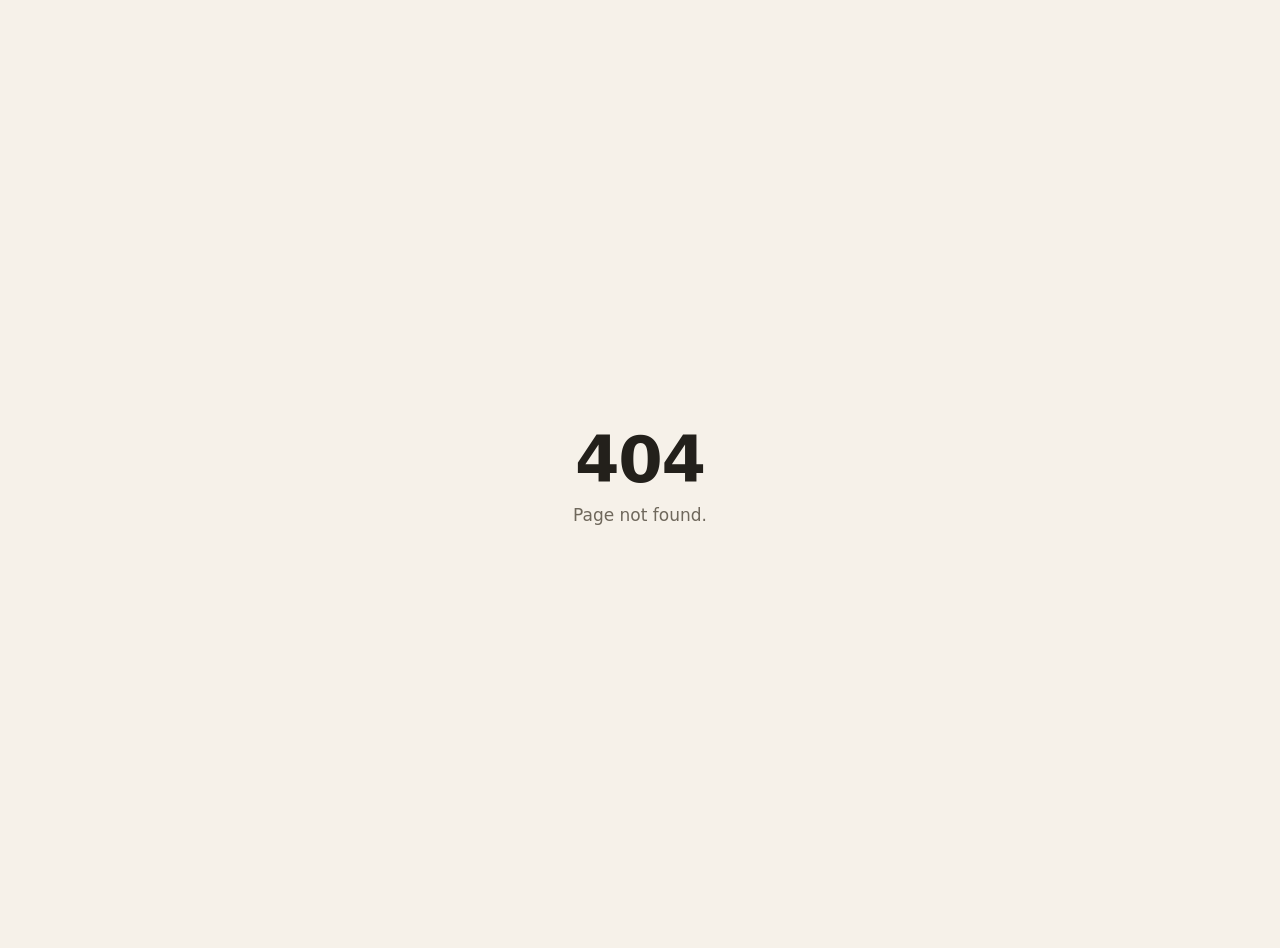
<file: index.html>
<!doctype html>
<html lang="en">
<head>
<meta charset="utf-8"/>
<meta name="viewport" content="width=device-width, initial-scale=1"/>
<title>404 — Page not found</title>
<style>
  :root{color-scheme:light dark}
  body{font-family:system-ui,-apple-system,"Segoe UI",sans-serif;min-height:100vh;display:grid;place-items:center;
    margin:0;color:#23201b;background:#f6f1e9;text-align:center;padding:24px}
  @media (prefers-color-scheme:dark){body{color:#f2ece0;background:#1b1713}}
  h1{font-size:64px;font-weight:800;letter-spacing:-.02em;margin:0}
  p{color:#6f685c;font-size:17px;margin:8px 0 0}
  @media (prefers-color-scheme:dark){p{color:#a89d8b}}
</style>
</head>
<body>
  <div>
    <h1>404</h1>
    <p>Page not found.</p>
  </div>
</body>
</html>
</file>
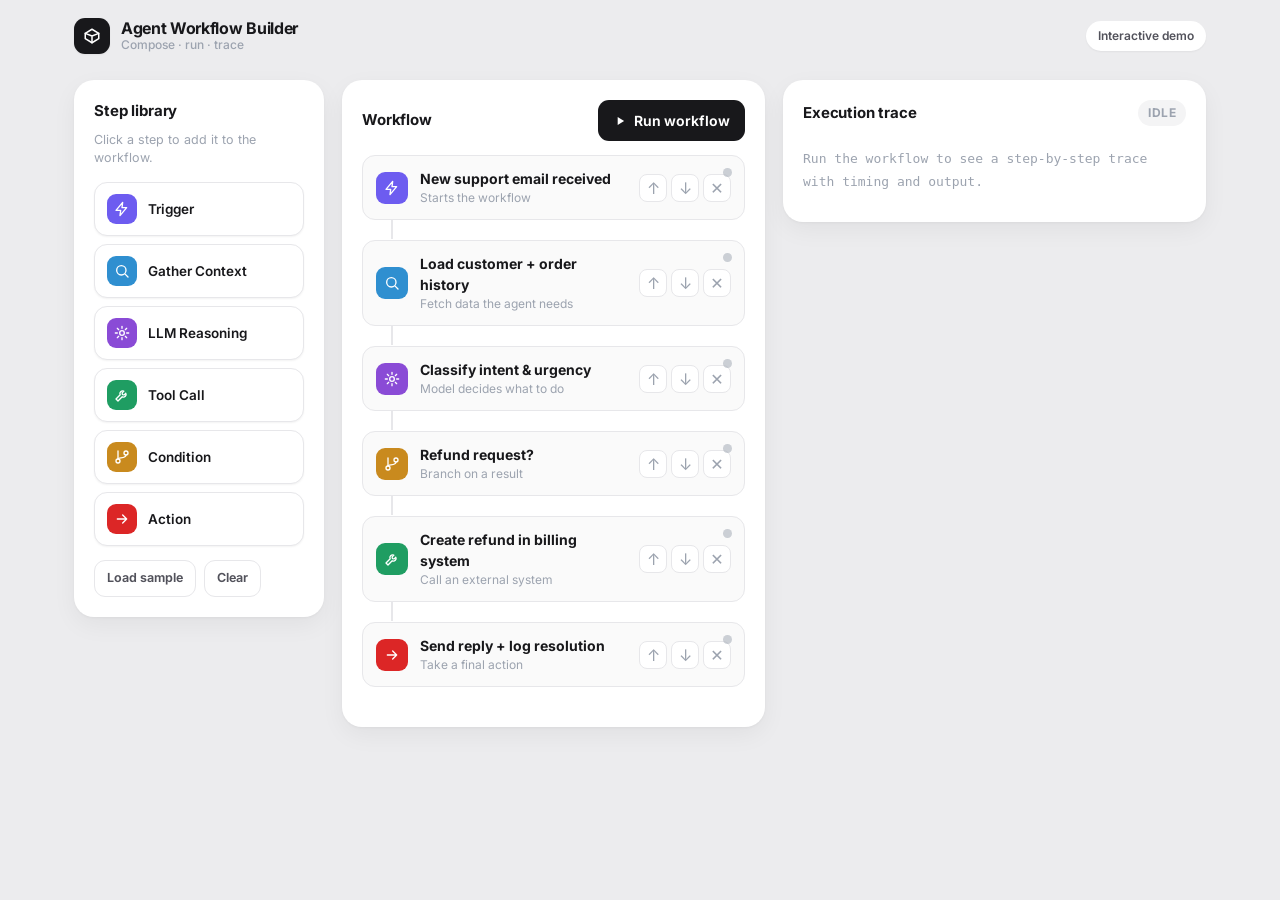
<file: agent-workflow-builder/index.html>
<!doctype html>
<html lang="en">
<head>
<meta charset="utf-8"/>
<meta name="viewport" content="width=device-width, initial-scale=1, viewport-fit=cover"/>
<title>Agent Workflow Builder</title>
<meta name="description" content="Compose an AI agent automation from steps, run it, and watch a live execution trace."/>
<link rel="preconnect" href="https://fonts.googleapis.com"/>
<link rel="preconnect" href="https://fonts.gstatic.com" crossorigin/>
<link href="https://fonts.googleapis.com/css2?family=Inter:wght@400;500;600;700;800&display=swap" rel="stylesheet"/>
<!-- Relative paths only (./style.css, ./app.js) so it works under /projects/agent-workflow-builder/ -->
<link rel="stylesheet" href="./style.css"/>
</head>
<body>
  <header class="topbar">
    <div class="wrap topbar-inner">
      <div class="brand">
        <span class="logo" aria-hidden="true">
          <svg viewBox="0 0 24 24" width="18" height="18" fill="none" stroke="currentColor" stroke-width="2" stroke-linecap="round" stroke-linejoin="round"><path d="M12 3 21 8.5v7L12 21 3 15.5v-7L12 3Z"/><path d="M12 12 21 8.5M12 12v9M12 12 3 8.5"/></svg>
        </span>
        <div class="brand-text"><strong>Agent Workflow Builder</strong><span>Compose · run · trace</span></div>
      </div>
      <span class="badge">Interactive demo</span>
    </div>
  </header>

  <main class="wrap app">
    <!-- Palette -->
    <section class="col palette">
      <div class="col-head"><h2>Step library</h2></div>
      <p class="sub">Click a step to add it to the workflow.</p>
      <div id="palette"></div>
      <div class="palette-actions">
        <button id="sample" class="btn btn-ghost" type="button">Load sample</button>
        <button id="clear" class="btn btn-ghost" type="button">Clear</button>
      </div>
    </section>

    <!-- Builder -->
    <section class="col builder">
      <div class="col-head">
        <h2>Workflow</h2>
        <button id="run" class="btn" type="button">
          <svg viewBox="0 0 24 24" width="14" height="14" fill="currentColor"><path d="M8 5v14l11-7z"/></svg>
          Run workflow
        </button>
      </div>
      <ol id="steps" class="steps"></ol>
      <p id="emptyHint" class="empty">Add steps from the library, or load the sample workflow.</p>
    </section>

    <!-- Run trace -->
    <section class="col trace">
      <div class="col-head">
        <h2>Execution trace</h2>
        <span id="status" class="run-status">idle</span>
      </div>
      <div id="log" class="log"><p class="empty">Run the workflow to see a step-by-step trace with timing and output.</p></div>
    </section>
  </main>
  <script src="./app.js"></script>
</body>
</html>
</file>
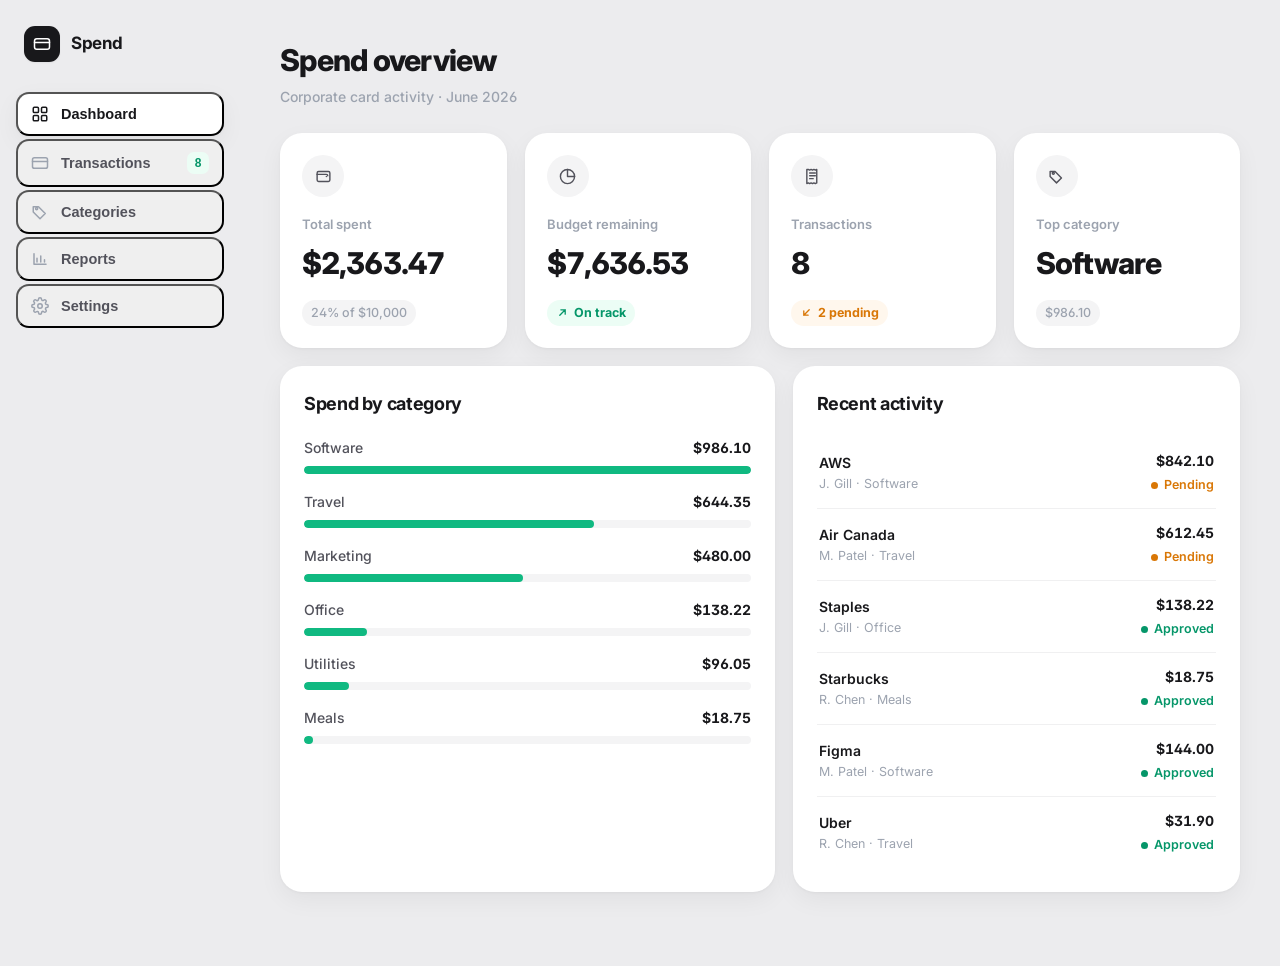
<file: expense-dashboard/index.html>
<!doctype html>
<html lang="en">
<head>
<meta charset="utf-8"/>
<meta name="viewport" content="width=device-width, initial-scale=1, viewport-fit=cover"/>
<title>Spend · Expense Management</title>
<meta name="description" content="A corporate-card spend dashboard: track expenses, auto-categorize, monitor budget, and approve transactions."/>
<link rel="preconnect" href="https://fonts.googleapis.com"/>
<link rel="preconnect" href="https://fonts.gstatic.com" crossorigin/>
<link href="https://fonts.googleapis.com/css2?family=Inter:wght@400;500;600;700;800&display=swap" rel="stylesheet"/>
<!-- Relative paths only (./style.css, ./app.js) so it works under /projects/expense-dashboard/ -->
<link rel="stylesheet" href="./style.css"/>
</head>
<body>
<div class="app">
  <aside class="sidebar">
    <div class="side-logo">
      <span class="logo">
        <svg viewBox="0 0 24 24" width="18" height="18" fill="none" stroke="currentColor" stroke-width="2" stroke-linecap="round" stroke-linejoin="round"><rect x="2" y="5" width="20" height="14" rx="3"/><path d="M2 10h20"/></svg>
      </span>
      <span class="logo-name">Spend</span>
    </div>
    <nav class="nav">
      <button class="nav-item" data-view="dashboard" type="button">
        <svg viewBox="0 0 24 24" width="18" height="18" fill="none" stroke="currentColor" stroke-width="2" stroke-linecap="round" stroke-linejoin="round"><rect x="3" y="3" width="7" height="7" rx="1.5"/><rect x="14" y="3" width="7" height="7" rx="1.5"/><rect x="3" y="14" width="7" height="7" rx="1.5"/><rect x="14" y="14" width="7" height="7" rx="1.5"/></svg>
        Dashboard
      </button>
      <button class="nav-item" data-view="transactions" type="button">
        <svg viewBox="0 0 24 24" width="18" height="18" fill="none" stroke="currentColor" stroke-width="2" stroke-linecap="round" stroke-linejoin="round"><rect x="2" y="5" width="20" height="14" rx="2.5"/><path d="M2 10h20"/></svg>
        Transactions
        <span class="badge green" id="navCount">8</span>
      </button>
      <button class="nav-item" data-view="categories" type="button">
        <svg viewBox="0 0 24 24" width="18" height="18" fill="none" stroke="currentColor" stroke-width="2" stroke-linecap="round" stroke-linejoin="round"><path d="M3 7v5l9 9 7-7-9-9H3z"/><circle cx="7.5" cy="7.5" r="1.4"/></svg>
        Categories
      </button>
      <button class="nav-item" data-view="reports" type="button">
        <svg viewBox="0 0 24 24" width="18" height="18" fill="none" stroke="currentColor" stroke-width="2" stroke-linecap="round" stroke-linejoin="round"><path d="M4 19V5M4 19h16M8 16v-5M13 16V8M18 16v-3"/></svg>
        Reports
      </button>
      <button class="nav-item" data-view="settings" type="button">
        <svg viewBox="0 0 24 24" width="18" height="18" fill="none" stroke="currentColor" stroke-width="2" stroke-linecap="round" stroke-linejoin="round"><circle cx="12" cy="12" r="3"/><path d="M19.4 15a1.65 1.65 0 0 0 .33 1.82l.06.06a2 2 0 1 1-2.83 2.83l-.06-.06a1.65 1.65 0 0 0-1.82-.33 1.65 1.65 0 0 0-1 1.51V21a2 2 0 0 1-4 0v-.09A1.65 1.65 0 0 0 9 19.4a1.65 1.65 0 0 0-1.82.33l-.06.06a2 2 0 1 1-2.83-2.83l.06-.06a1.65 1.65 0 0 0 .33-1.82 1.65 1.65 0 0 0-1.51-1H3a2 2 0 0 1 0-4h.09A1.65 1.65 0 0 0 4.6 9a1.65 1.65 0 0 0-.33-1.82l-.06-.06a2 2 0 1 1 2.83-2.83l.06.06a1.65 1.65 0 0 0 1.82.33H9a1.65 1.65 0 0 0 1-1.51V3a2 2 0 0 1 4 0v.09a1.65 1.65 0 0 0 1 1.51 1.65 1.65 0 0 0 1.82-.33l.06-.06a2 2 0 1 1 2.83 2.83l-.06.06a1.65 1.65 0 0 0-.33 1.82V9a1.65 1.65 0 0 0 1.51 1H21a2 2 0 0 1 0 4h-.09a1.65 1.65 0 0 0-1.51 1z"/></svg>
        Settings
      </button>
    </nav>
  </aside>

  <main class="main">
    <header class="page-head">
      <div>
        <h1 id="pageTitle">Spend overview</h1>
        <p class="page-sub" id="pageSub">Corporate card activity · June 2026</p>
      </div>
    </header>

    <!-- Dashboard -->
    <section class="view" id="view-dashboard">
      <div class="cards" id="cards"></div>
      <div class="grid">
        <section class="panel">
          <div class="panel-head"><h2>Spend by category</h2></div>
          <div id="dashBars" class="bars"></div>
        </section>
        <section class="panel">
          <div class="panel-head"><h2>Recent activity</h2></div>
          <div id="dashRecent" class="mini-list"></div>
        </section>
      </div>
    </section>

    <!-- Transactions -->
    <section class="view" id="view-transactions" hidden>
      <section class="panel">
        <div class="panel-head">
          <h2>All transactions</h2>
          <div class="filters">
            <div class="search">
              <svg viewBox="0 0 24 24" width="15" height="15" fill="none" stroke="currentColor" stroke-width="2" stroke-linecap="round" stroke-linejoin="round"><circle cx="11" cy="11" r="7"/><path d="m21 21-4.3-4.3"/></svg>
              <input id="search" type="search" placeholder="Search merchant..." autocomplete="off"/>
            </div>
            <select id="catFilter"><option value="">All categories</option></select>
          </div>
        </div>
        <div class="table-wrap">
          <table>
            <thead><tr><th>Date</th><th>Merchant</th><th>Cardholder</th><th>Category</th><th class="num">Amount</th><th>Status</th></tr></thead>
            <tbody id="rows"></tbody>
          </table>
        </div>
      </section>
      <section class="panel">
        <div class="panel-head"><h2>Add transaction</h2></div>
        <div class="form form-inline">
          <div class="field"><label for="merchant">Merchant</label><input id="merchant" type="text" placeholder="e.g. Uber, AWS, Staples" autocomplete="off"/></div>
          <div class="field"><label for="amount">Amount (CAD)</label><input id="amount" type="number" min="0" step="0.01" placeholder="0.00"/></div>
          <div class="field"><label for="cardholder">Cardholder</label><input id="cardholder" type="text" placeholder="Name" autocomplete="off"/></div>
          <button id="add" class="btn" type="button">Add expense</button>
        </div>
        <p class="hint">Category is auto-assigned from the merchant. Saved to this device.</p>
      </section>
    </section>

    <!-- Categories -->
    <section class="view" id="view-categories" hidden>
      <div class="grid">
        <section class="panel">
          <div class="panel-head"><h2>Spend by category</h2></div>
          <div id="catBars" class="bars"></div>
        </section>
        <section class="panel">
          <div class="panel-head"><h2>Category detail</h2></div>
          <div class="table-wrap">
            <table>
              <thead><tr><th>Category</th><th class="num">Txns</th><th class="num">Total</th><th class="num">Share</th></tr></thead>
              <tbody id="catTable"></tbody>
            </table>
          </div>
        </section>
      </div>
    </section>

    <!-- Reports -->
    <section class="view" id="view-reports" hidden>
      <div class="cards" id="reportCards"></div>
      <section class="panel">
        <div class="panel-head"><h2>Spend by cardholder</h2></div>
        <div id="cardholderBars" class="bars"></div>
      </section>
    </section>

    <!-- Settings -->
    <section class="view" id="view-settings" hidden>
      <section class="panel panel-narrow">
        <div class="panel-head"><h2>Budget &amp; preferences</h2></div>
        <div class="form">
          <div class="field"><label for="setBudget">Monthly budget (CAD)</label><input id="setBudget" type="number" min="0" step="100"/></div>
          <div class="field"><label for="setThreshold">Approval threshold (CAD)</label><input id="setThreshold" type="number" min="0" step="50"/></div>
          <p class="hint">Expenses above the threshold are marked “Pending” for approval.</p>
          <div class="settings-actions">
            <button id="saveSettings" class="btn" type="button">Save changes</button>
            <button id="resetData" class="btn ghost" type="button">Reset all data</button>
          </div>
          <p class="saved-msg" id="savedMsg" hidden>Saved.</p>
        </div>
      </section>
    </section>
  </main>
</div>
<script src="./app.js"></script>
</body>
</html>
</file>
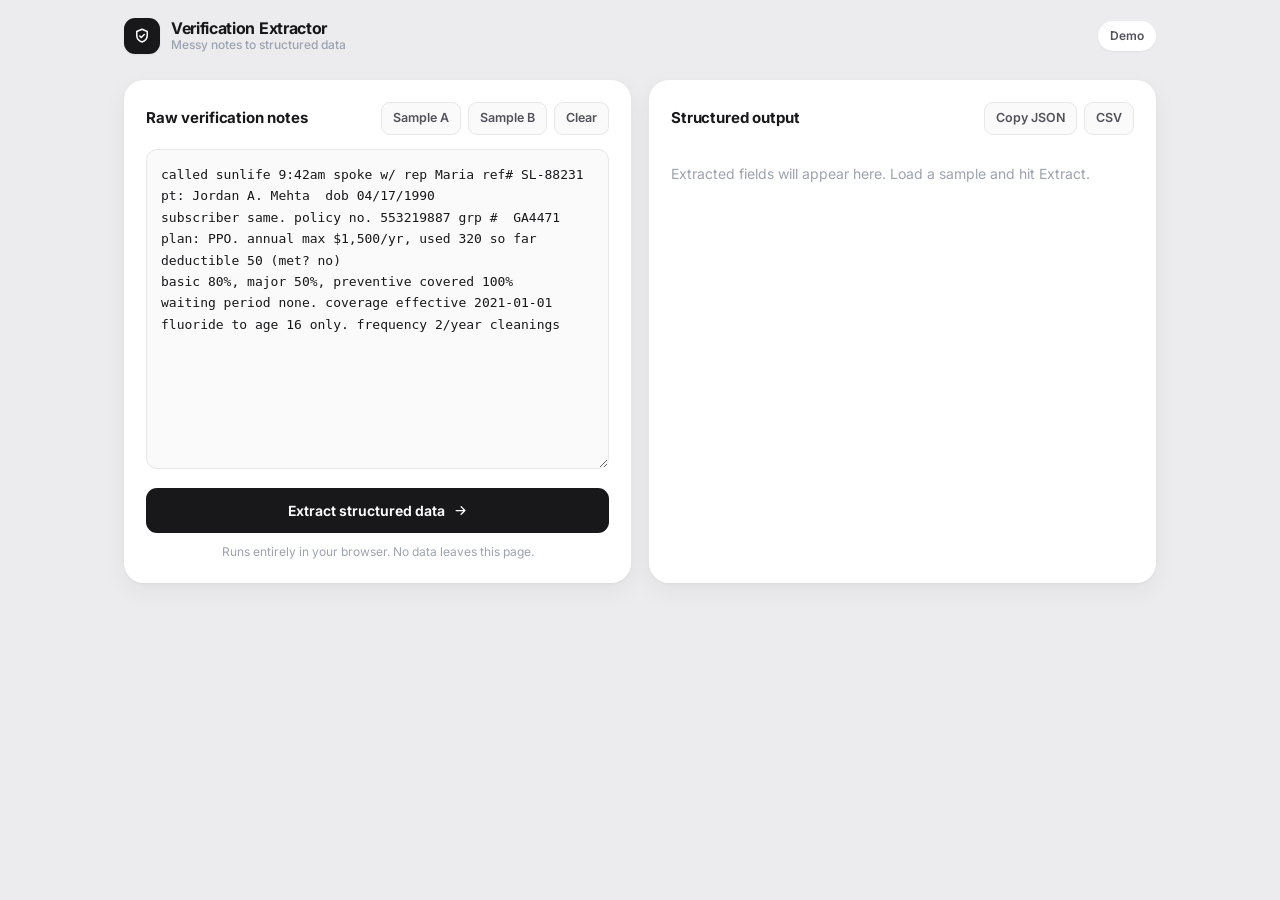
<file: insurance-extractor/index.html>
<!doctype html>
<html lang="en">
<head>
<meta charset="utf-8"/>
<meta name="viewport" content="width=device-width, initial-scale=1, viewport-fit=cover"/>
<title>Insurance Verification Extractor</title>
<meta name="description" content="Turn messy dental insurance verification notes into clean, structured data."/>
<link rel="preconnect" href="https://fonts.googleapis.com"/>
<link rel="preconnect" href="https://fonts.gstatic.com" crossorigin/>
<link href="https://fonts.googleapis.com/css2?family=Inter:wght@400;500;600;700;800&display=swap" rel="stylesheet"/>
<!-- Relative paths only (./style.css, ./app.js) so it works under /projects/insurance-extractor/ -->
<link rel="stylesheet" href="./style.css"/>
</head>
<body>
  <header class="topbar">
    <div class="wrap topbar-inner">
      <div class="brand">
        <span class="logo" aria-hidden="true">
          <svg viewBox="0 0 24 24" width="18" height="18" fill="none" stroke="currentColor" stroke-width="2" stroke-linecap="round" stroke-linejoin="round"><path d="M12 3 5 6v5c0 4.5 3 7.5 7 9 4-1.5 7-4.5 7-9V6l-7-3Z"/><path d="m9 12 2 2 4-4"/></svg>
        </span>
        <div class="brand-text"><strong>Verification Extractor</strong><span>Messy notes to structured data</span></div>
      </div>
      <span class="badge">Demo</span>
    </div>
  </header>

  <main class="wrap grid">
    <section class="panel">
      <div class="panel-head">
        <h2>Raw verification notes</h2>
        <div class="samples">
          <button class="chip" data-sample="0" type="button">Sample A</button>
          <button class="chip" data-sample="1" type="button">Sample B</button>
          <button class="chip" data-sample="clear" type="button">Clear</button>
        </div>
      </div>
      <textarea id="raw" spellcheck="false" placeholder="Paste messy insurance verification notes here..."></textarea>
      <button id="extract" class="btn" type="button">
        Extract structured data
        <svg viewBox="0 0 24 24" width="15" height="15" fill="none" stroke="currentColor" stroke-width="2" stroke-linecap="round" stroke-linejoin="round"><path d="M5 12h14M13 6l6 6-6 6"/></svg>
      </button>
      <p class="hint">Runs entirely in your browser. No data leaves this page.</p>
    </section>

    <section class="panel">
      <div class="panel-head">
        <h2>Structured output</h2>
        <div class="samples">
          <button id="copy" class="chip" type="button">Copy JSON</button>
          <button id="csv" class="chip" type="button">CSV</button>
        </div>
      </div>
      <div id="result" class="result">
        <p class="empty">Extracted fields will appear here. Load a sample and hit Extract.</p>
      </div>
    </section>
  </main>
  <script src="./app.js"></script>
</body>
</html>
</file>
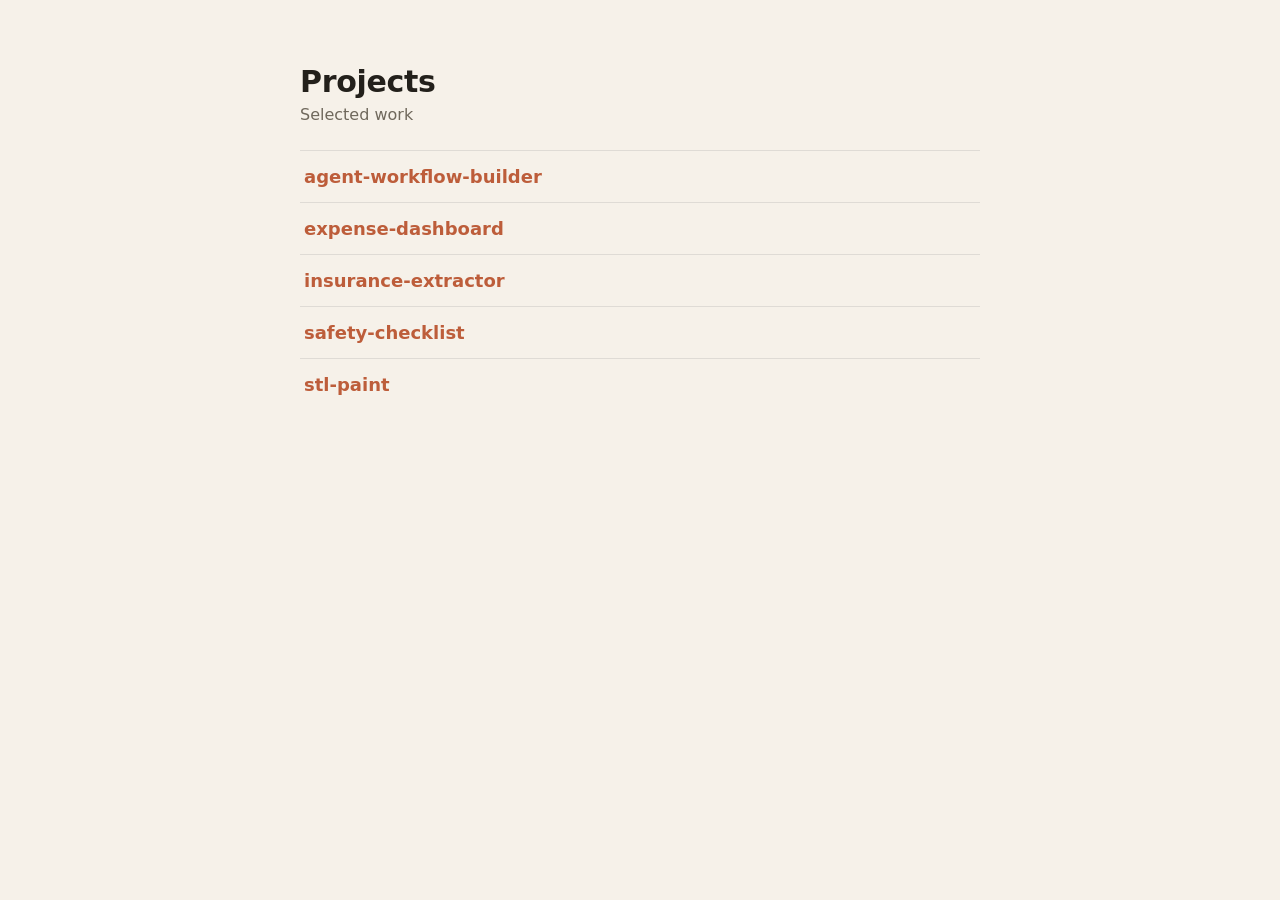
<file: real/index.html>
<!doctype html>
<html lang="en">
<head>
<meta charset="utf-8"/>
<meta name="viewport" content="width=device-width, initial-scale=1"/>
<title>Projects</title>
<style>
  :root{color-scheme:light dark}
  body{font-family:system-ui,-apple-system,"Segoe UI",sans-serif;max-width:680px;margin:64px auto;padding:0 22px;
    color:#23201b;background:#f6f1e9}
  @media (prefers-color-scheme:dark){body{color:#f2ece0;background:#1b1713}}
  h1{font-size:30px;font-weight:800;letter-spacing:-.01em;margin:0 0 6px}
  p{color:#6f685c;margin:0 0 26px}
  @media (prefers-color-scheme:dark){p{color:#a89d8b}}
  ul{list-style:none;padding:0;margin:0}
  li{margin:0;border-top:1px solid rgba(128,128,128,.2)}
  a{display:block;padding:15px 4px;color:#bd5d3a;font-size:18px;font-weight:600;text-decoration:none}
  a:hover{text-decoration:underline}
</style>
</head>
<body>
  <h1>Projects</h1>
  <p>Selected work</p>
  <ul>
      <li><a href="../agent-workflow-builder/">agent-workflow-builder</a></li>
      <li><a href="../expense-dashboard/">expense-dashboard</a></li>
      <li><a href="../insurance-extractor/">insurance-extractor</a></li>
      <li><a href="../safety-checklist/">safety-checklist</a></li>
      <li><a href="../stl-paint/">stl-paint</a></li>
  </ul>
</body>
</html>
</file>
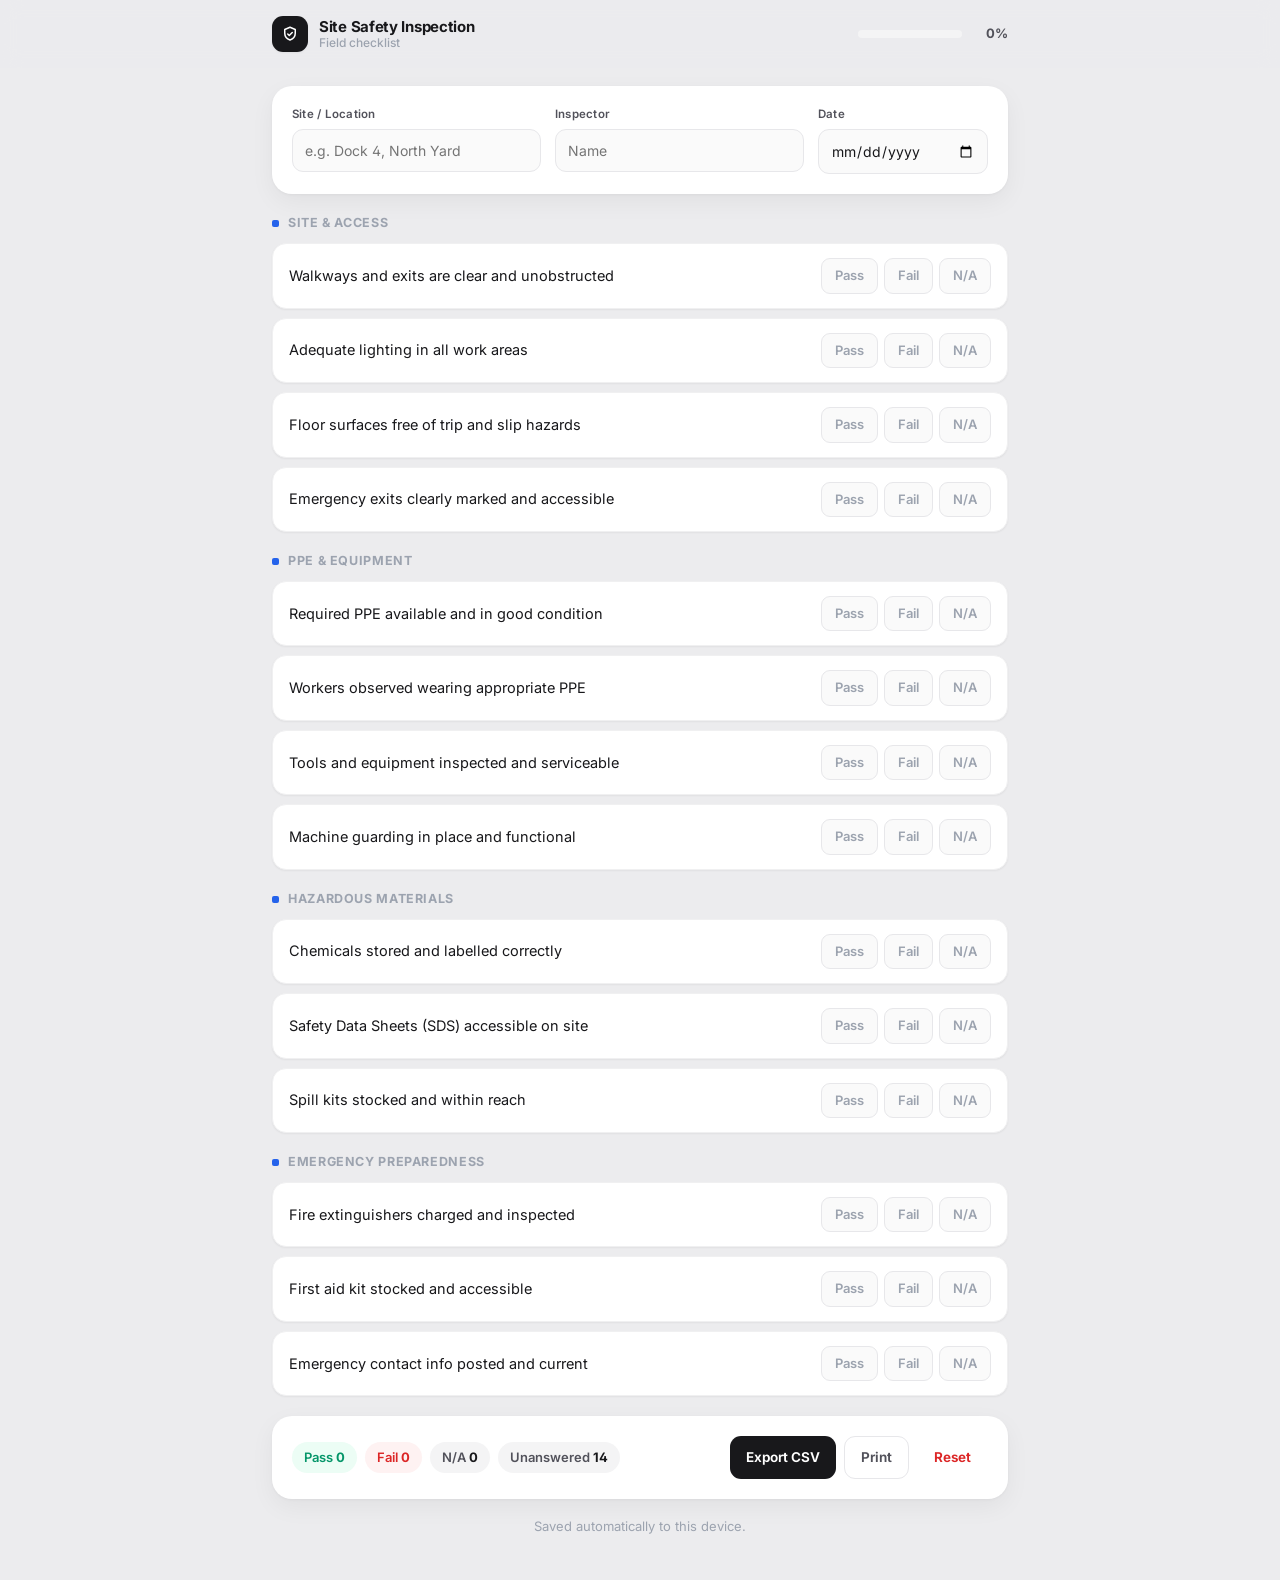
<file: safety-checklist/index.html>
<!doctype html>
<html lang="en">
<head>
<meta charset="utf-8"/>
<meta name="viewport" content="width=device-width, initial-scale=1, viewport-fit=cover"/>
<title>Workplace Safety Inspection Checklist</title>
<meta name="description" content="A mobile-friendly workplace safety inspection checklist with save-and-resume and CSV export."/>
<link rel="preconnect" href="https://fonts.googleapis.com"/>
<link rel="preconnect" href="https://fonts.gstatic.com" crossorigin/>
<link href="https://fonts.googleapis.com/css2?family=Inter:wght@400;500;600;700;800&display=swap" rel="stylesheet"/>
<!-- Relative paths only (./style.css, ./app.js) so it works under /projects/safety-checklist/ -->
<link rel="stylesheet" href="./style.css"/>
</head>
<body>
  <header class="topbar">
    <div class="wrap topbar-inner">
      <div class="brand">
        <span class="logo" aria-hidden="true">
          <svg viewBox="0 0 24 24" width="18" height="18" fill="none" stroke="currentColor" stroke-width="2" stroke-linecap="round" stroke-linejoin="round"><path d="M12 3 5 6v5c0 4.5 3 7.5 7 9 4-1.5 7-4.5 7-9V6l-7-3Z"/><path d="m9 12 2 2 4-4"/></svg>
        </span>
        <div class="brand-text"><strong>Site Safety Inspection</strong><span>Field checklist</span></div>
      </div>
      <div class="progress" title="Completion">
        <div class="progress-bar"><span id="bar"></span></div>
        <span id="pct" class="pct">0%</span>
      </div>
    </div>
  </header>

  <main class="wrap">
    <section class="meta card">
      <div class="field">
        <label for="site">Site / Location</label>
        <input id="site" type="text" placeholder="e.g. Dock 4, North Yard" autocomplete="off"/>
      </div>
      <div class="field">
        <label for="inspector">Inspector</label>
        <input id="inspector" type="text" placeholder="Name" autocomplete="off"/>
      </div>
      <div class="field">
        <label for="date">Date</label>
        <input id="date" type="date"/>
      </div>
    </section>

    <div id="groups"></div>

    <section class="summary card" aria-live="polite">
      <div class="summary-counts">
        <span class="tag tag-pass">Pass <b id="cPass">0</b></span>
        <span class="tag tag-fail">Fail <b id="cFail">0</b></span>
        <span class="tag tag-na">N/A <b id="cNa">0</b></span>
        <span class="tag tag-open">Unanswered <b id="cOpen">0</b></span>
      </div>
      <div class="actions">
        <button id="export" type="button" class="btn">Export CSV</button>
        <button id="print" type="button" class="btn btn-ghost">Print</button>
        <button id="reset" type="button" class="btn btn-ghost btn-danger">Reset</button>
      </div>
    </section>

    <p class="saved" id="saved">Saved automatically to this device.</p>
  </main>

  <script src="./app.js"></script>
</body>
</html>
</file>
<file: agent-workflow-builder/style.css>
:root{
  --bg:#ececee; --panel:#ffffff; --panel-2:#fafafa;
  --ink:#18181b; --ink-2:#52525b; --muted:#9ca3af;
  --line:#f0f0f1; --line-2:#e7e7ea; --chip:#f4f4f5;
  --accent:#6d5cf0; --accent-soft:#efedfe;
  --ok:#059669; --ok-soft:#ecfdf5; --fail:#dc2626; --fail-soft:#fef2f2; --run:#6d5cf0;
  --shadow:0 1px 3px rgba(24,24,27,.04), 0 8px 24px rgba(24,24,27,.05);
  --shadow-sm:0 1px 2px rgba(24,24,27,.05);
  --r:20px; --r-sm:11px;
}
*{ box-sizing:border-box; margin:0; padding:0; }
body{ font-family:"Inter",system-ui,-apple-system,"Segoe UI",sans-serif; background:var(--bg); color:var(--ink);
  line-height:1.5; -webkit-font-smoothing:antialiased; font-feature-settings:"cv02","cv03","cv04","ss01"; }
.wrap{ max-width:1180px; margin:0 auto; padding:0 24px; }

.topbar{ padding:18px 0 6px; }
.topbar-inner{ display:flex; align-items:center; justify-content:space-between; }
.brand{ display:flex; align-items:center; gap:11px; }
.logo{ display:inline-grid; place-items:center; width:36px; height:36px; border-radius:11px; background:var(--ink); color:#fff; box-shadow:var(--shadow-sm); }
.brand-text{ display:flex; flex-direction:column; line-height:1.18; }
.brand-text strong{ font-size:16px; font-weight:700; letter-spacing:-.02em; }
.brand-text span{ font-size:12px; color:var(--muted); font-weight:500; }
.badge{ font-size:12px; font-weight:600; color:var(--ink-2); padding:6px 12px; border-radius:99px; background:var(--panel); box-shadow:var(--shadow-sm); }

.app{ display:grid; grid-template-columns:250px 1fr 1fr; gap:18px; padding:20px 24px 50px; align-items:start; }
@media (max-width:900px){ .app{ grid-template-columns:1fr; } }
.col{ background:var(--panel); border-radius:var(--r); padding:20px; box-shadow:var(--shadow); }
.col-head{ display:flex; align-items:center; justify-content:space-between; gap:10px; margin-bottom:14px; }
.col h2{ font-size:15px; font-weight:700; letter-spacing:-.01em; }
.sub{ font-size:12.5px; color:var(--muted); margin:-6px 0 14px; }

/* palette */
.ptype{ display:flex; align-items:center; gap:11px; width:100%; text-align:left; font:inherit; font-size:13.5px; font-weight:600; cursor:pointer;
  background:var(--panel); border:1px solid var(--line-2); color:var(--ink); border-radius:13px; padding:11px 12px; margin-bottom:8px;
  box-shadow:var(--shadow-sm); transition:transform .12s ease, border-color .12s ease; }
.ptype:hover{ transform:translateX(3px); border-color:var(--accent); }
.ptype .ic{ width:30px; height:30px; border-radius:9px; display:grid; place-items:center; color:#fff; flex-shrink:0; }
.palette-actions{ display:flex; gap:8px; margin-top:14px; }

.btn{ display:inline-flex; align-items:center; gap:7px; font:inherit; font-size:14px; font-weight:650; cursor:pointer; color:#fff; background:var(--ink); border:0; border-radius:var(--r-sm); padding:10px 15px; transition:opacity .15s ease, transform .06s ease; }
.btn:hover{ opacity:.9; } .btn:active{ transform:translateY(1px); } .btn:disabled{ opacity:.45; cursor:default; }
.btn-ghost{ background:transparent; color:var(--ink-2); border:1px solid var(--line-2); font-size:12.5px; padding:8px 12px; }
.btn-ghost:hover{ background:var(--panel-2); color:var(--ink); opacity:1; }

/* steps */
.steps{ list-style:none; display:flex; flex-direction:column; }
.step{ position:relative; display:flex; align-items:center; gap:12px; background:var(--panel-2); border:1px solid var(--line-2); border-radius:13px; padding:12px 13px; margin-bottom:20px; }
.step:not(:last-child)::after{ content:""; position:absolute; left:28px; bottom:-20px; height:20px; width:2px; background:var(--line-2); }
.step .ic{ width:32px; height:32px; border-radius:9px; display:grid; place-items:center; color:#fff; flex-shrink:0; }
.step .body{ flex:1; min-width:0; }
.step .name{ font-size:14px; font-weight:700; }
.step .desc{ font-size:12px; color:var(--muted); }
.step .ctrl{ display:flex; gap:4px; flex-shrink:0; }
.iconbtn{ font:inherit; cursor:pointer; border:1px solid var(--line-2); background:var(--panel); color:var(--muted); border-radius:8px; width:28px; height:28px; line-height:1; transition:all .12s ease; }
.iconbtn:hover{ border-color:var(--accent); color:var(--ink); }
.step .dot{ position:absolute; right:12px; top:12px; width:9px; height:9px; border-radius:99px; background:var(--muted); opacity:.5; }
.step.s-run .dot{ background:var(--run); opacity:1; animation:pulse 1s infinite; }
.step.s-ok .dot{ background:var(--ok); opacity:1; } .step.s-fail .dot{ background:var(--fail); opacity:1; }
@keyframes pulse{ 0%,100%{ opacity:1 } 50%{ opacity:.35 } }

.run-status{ font-size:12px; font-weight:700; text-transform:uppercase; letter-spacing:.04em; color:var(--muted); padding:4px 10px; border-radius:99px; background:var(--chip); }
.run-status.running{ color:var(--run); background:var(--accent-soft); }
.run-status.done{ color:var(--ok); background:var(--ok-soft); }
.run-status.failed{ color:var(--fail); background:var(--fail-soft); }

.log{ font-family:ui-monospace,SFMono-Regular,Menlo,monospace; font-size:12.5px; line-height:1.75; max-height:470px; overflow:auto; }
.log .line{ display:flex; gap:10px; padding:1px 0; }
.log .t{ color:var(--muted); flex-shrink:0; }
.log .ok{ color:var(--ok); } .log .fail{ color:var(--fail); } .log .info{ color:var(--ink-2); } .log .head{ color:var(--accent); font-weight:700; }
.empty{ color:var(--muted); font-size:13px; padding:8px 0; }
a{ color:var(--accent); font-weight:600; text-decoration:none; }
</file>
<file: expense-dashboard/style.css>
:root{
  --bg:#ececee; --panel:#ffffff; --panel-2:#fafafa;
  --ink:#18181b; --ink-2:#52525b; --muted:#9ca3af;
  --line:#f0f0f1; --line-2:#e7e7ea;
  --brand:#10b981; --brand-ink:#ffffff;
  --pos:#059669; --pos-soft:#ecfdf5; --neg:#dc2626; --neg-soft:#fef2f2; --warn:#d97706; --warn-soft:#fff7ed;
  --chip:#f4f4f5;
  --shadow:0 1px 3px rgba(24,24,27,.04), 0 8px 24px rgba(24,24,27,.05);
  --shadow-sm:0 1px 2px rgba(24,24,27,.05);
  --r:22px; --r-md:16px; --r-sm:10px;
}
*{ box-sizing:border-box; margin:0; padding:0; }
body{ font-family:"Inter",system-ui,-apple-system,"Segoe UI",sans-serif; background:var(--bg); color:var(--ink);
  line-height:1.5; -webkit-font-smoothing:antialiased; font-feature-settings:"cv02","cv03","cv04","ss01"; }

.app{ display:grid; grid-template-columns:240px 1fr; min-height:100vh; }
@media (max-width:820px){ .app{ grid-template-columns:1fr; } }

/* Sidebar */
.sidebar{ display:flex; flex-direction:column; padding:22px 16px; gap:26px; }
@media (max-width:820px){ .sidebar{ display:none; } }
.side-logo{ display:flex; align-items:center; gap:11px; padding:4px 8px; }
.logo{ display:inline-grid; place-items:center; width:36px; height:36px; border-radius:11px; background:var(--ink); color:#fff; box-shadow:var(--shadow-sm); }
.logo-name{ font-size:17px; font-weight:700; letter-spacing:-.02em; }
.nav{ display:flex; flex-direction:column; gap:3px; }
.nav-item{ display:flex; align-items:center; gap:12px; padding:11px 13px; border-radius:13px; font-size:14.5px; font-weight:600;
  color:var(--ink-2); cursor:pointer; transition:background .14s ease, color .14s ease; }
.nav-item svg{ color:var(--muted); transition:color .14s ease; flex-shrink:0; }
.nav-item:hover{ background:rgba(0,0,0,.035); color:var(--ink); }
.nav-item.active{ background:var(--panel); color:var(--ink); box-shadow:var(--shadow); }
.nav-item.active svg{ color:var(--ink); }
.badge{ margin-left:auto; font-size:12px; font-weight:700; min-width:22px; height:22px; display:grid; place-items:center; border-radius:7px; padding:0 6px; }
.badge.green{ background:var(--pos-soft); color:var(--pos); }
.badge.orange{ background:var(--warn-soft); color:var(--warn); }

/* Main */
.main{ background:var(--bg); padding:38px 40px 56px; overflow:auto; }
@media (max-width:820px){ .main{ padding:26px 20px 44px; } }
.main > *{ max-width:1240px; margin-left:auto; margin-right:auto; }
.page-head{ display:flex; align-items:flex-end; justify-content:space-between; margin-bottom:26px; }
.page-head h1{ font-size:30px; font-weight:800; letter-spacing:-.025em; }
.page-sub{ color:var(--muted); font-size:14px; margin-top:3px; font-weight:500; }

/* KPI cards */
.cards{ display:grid; grid-template-columns:repeat(4,1fr); gap:18px; margin-bottom:18px; }
@media (max-width:720px){ .cards{ grid-template-columns:1fr 1fr; } }
.kpi{ background:var(--panel); border-radius:var(--r); padding:22px; box-shadow:var(--shadow);
  transition:transform .18s ease; }
.kpi:hover{ transform:translateY(-2px); }
.kpi-ic{ display:inline-grid; place-items:center; width:42px; height:42px; border-radius:99px; background:var(--chip); color:var(--ink-2); margin-bottom:18px; }
.kpi .label{ font-size:13px; font-weight:600; color:var(--muted); }
.kpi .val{ font-size:30px; font-weight:800; letter-spacing:-.03em; margin-top:6px; font-variant-numeric:tabular-nums; }
.kpi .pill{ display:inline-flex; align-items:center; gap:5px; margin-top:14px; font-size:12.5px; font-weight:700; padding:4px 9px; border-radius:99px; }
.kpi .pill.pos{ background:var(--pos-soft); color:var(--pos); }
.kpi .pill.warn{ background:var(--warn-soft); color:var(--warn); }
.kpi .pill.flat{ background:var(--chip); color:var(--ink-2); }
.kpi .pill .lbl{ color:var(--muted); font-weight:500; }

/* Panels */
.grid{ display:grid; grid-template-columns:1.05fr .95fr; gap:18px; margin-bottom:18px; }
@media (max-width:760px){ .grid{ grid-template-columns:1fr; } }
.panel{ background:var(--panel); border-radius:var(--r); padding:24px; box-shadow:var(--shadow); }
.panel-head{ display:flex; align-items:center; justify-content:space-between; gap:12px; flex-wrap:wrap; margin-bottom:20px; }
.panel-head h2{ font-size:18px; font-weight:700; letter-spacing:-.02em; }

/* Bars */
.bars{ display:flex; flex-direction:column; gap:17px; }
.barrow .top{ display:flex; justify-content:space-between; align-items:baseline; font-size:14px; margin-bottom:8px; }
.barrow .name{ font-weight:500; color:var(--ink-2); }
.barrow .amt{ font-weight:700; font-variant-numeric:tabular-nums; }
.barrow .track{ height:8px; background:var(--chip); border-radius:99px; overflow:hidden; }
.barrow .fill{ height:100%; background:var(--brand); border-radius:99px; transition:width .55s cubic-bezier(.4,0,.2,1); }

/* Form */
.form{ display:flex; flex-direction:column; gap:15px; }
.row2{ display:grid; grid-template-columns:1fr 1fr; gap:12px; }
.field{ display:flex; flex-direction:column; gap:7px; }
label{ font-size:12.5px; font-weight:600; color:var(--ink-2); }
input, select{ font:inherit; font-size:14px; padding:11px 13px; border:1px solid var(--line-2); border-radius:var(--r-sm); background:var(--panel-2); color:var(--ink); transition:border-color .15s ease, box-shadow .15s ease, background .15s ease; }
input::placeholder{ color:var(--muted); }
input:focus, select:focus{ outline:none; border-color:var(--brand); background:var(--panel); box-shadow:0 0 0 4px color-mix(in srgb,var(--brand) 14%, transparent); }
.btn{ font:inherit; font-size:14px; font-weight:650; cursor:pointer; color:var(--brand-ink); background:var(--ink); border:0; border-radius:var(--r-sm); padding:12px 16px; transition:opacity .15s ease, transform .06s ease; }
.btn:hover{ opacity:.9; } .btn:active{ transform:translateY(1px); }
.hint{ font-size:12px; color:var(--muted); }

/* Filters */
.filters{ display:flex; gap:9px; flex-wrap:wrap; }
.search{ position:relative; display:flex; align-items:center; }
.search svg{ position:absolute; left:12px; color:var(--muted); pointer-events:none; }
.search input{ padding-left:33px; }
select{ cursor:pointer; }

/* Table */
.table-wrap{ overflow-x:auto; margin:0 -6px; }
table{ width:100%; border-collapse:collapse; font-size:14px; }
th, td{ text-align:left; padding:13px 14px; white-space:nowrap; }
thead th{ font-size:11px; font-weight:600; letter-spacing:.04em; text-transform:uppercase; color:var(--muted); }
tbody td{ border-top:1px solid var(--line); color:var(--ink-2); }
tbody tr{ transition:background .12s ease; }
tbody tr:hover{ background:var(--panel-2); }
td.merchant{ color:var(--ink); font-weight:600; }
td.num, th.num{ text-align:right; font-variant-numeric:tabular-nums; color:var(--ink); font-weight:600; }
.cat{ font-size:12px; font-weight:600; padding:4px 11px; border-radius:99px; background:var(--chip); color:var(--ink-2); }
.status{ display:inline-flex; align-items:center; gap:6px; font-size:12.5px; font-weight:600; }
.status::before{ content:""; width:7px; height:7px; border-radius:99px; background:currentColor; }
.status.ok{ color:var(--pos); } .status.pending{ color:var(--warn); }

/* Mini list (recent activity) */
.mini-list{ display:flex; flex-direction:column; }
.mini{ display:flex; align-items:center; justify-content:space-between; gap:12px; padding:13px 2px; border-top:1px solid var(--line); }
.mini:first-child{ border-top:0; }
.mini-merch{ font-size:14px; font-weight:600; color:var(--ink); }
.mini-meta{ font-size:12.5px; color:var(--muted); margin-top:2px; }
.mini-r{ text-align:right; }
.mini-amt{ font-size:14px; font-weight:700; font-variant-numeric:tabular-nums; }
.mini-r .status{ margin-top:3px; }

/* Inline add-transaction form */
.form-inline{ display:grid; grid-template-columns:2fr 1fr 1fr auto; gap:12px; align-items:end; }
@media (max-width:680px){ .form-inline{ grid-template-columns:1fr; } }
.form-inline .btn{ height:42px; }

/* Settings */
.panel-narrow{ max-width:520px; }
.settings-actions{ display:flex; gap:10px; margin-top:4px; }
.btn.ghost{ background:transparent; color:var(--ink-2); border:1px solid var(--line-2); }
.btn.ghost:hover{ opacity:1; background:var(--panel-2); color:var(--ink); }
.saved-msg{ font-size:13px; font-weight:600; color:var(--pos); }

.empty{ color:var(--muted); font-size:13.5px; padding:6px 2px; }

a{ color:var(--brand); font-weight:600; text-decoration:none; }
</file>
<file: insurance-extractor/style.css>
:root{
  --bg:#ececee; --panel:#ffffff; --panel-2:#fafafa;
  --ink:#18181b; --ink-2:#52525b; --muted:#9ca3af;
  --line:#f0f0f1; --line-2:#e7e7ea; --chip:#f4f4f5;
  --accent:#0d9488; --accent-soft:#ecfdf9;
  --warn:#b45309;
  --shadow:0 1px 3px rgba(24,24,27,.04), 0 8px 24px rgba(24,24,27,.05);
  --shadow-sm:0 1px 2px rgba(24,24,27,.05);
  --r:20px; --r-sm:11px;
}
*{ box-sizing:border-box; margin:0; padding:0; }
body{ font-family:"Inter",system-ui,-apple-system,"Segoe UI",sans-serif; background:var(--bg); color:var(--ink);
  line-height:1.5; -webkit-font-smoothing:antialiased; font-feature-settings:"cv02","cv03","cv04","ss01"; }
.wrap{ max-width:1080px; margin:0 auto; padding:0 24px; }

.topbar{ padding:18px 0 6px; }
.topbar-inner{ display:flex; align-items:center; justify-content:space-between; }
.brand{ display:flex; align-items:center; gap:11px; }
.logo{ display:inline-grid; place-items:center; width:36px; height:36px; border-radius:11px; background:var(--ink); color:#fff; box-shadow:var(--shadow-sm); }
.brand-text{ display:flex; flex-direction:column; line-height:1.18; }
.brand-text strong{ font-size:16px; font-weight:700; letter-spacing:-.02em; }
.brand-text span{ font-size:12px; color:var(--muted); font-weight:500; }
.badge{ font-size:12px; font-weight:600; color:var(--ink-2); padding:6px 12px; border-radius:99px; background:var(--panel); box-shadow:var(--shadow-sm); }

.grid{ display:grid; grid-template-columns:1fr 1fr; gap:18px; padding:20px 24px 50px; }
@media (max-width:760px){ .grid{ grid-template-columns:1fr; } }
.panel{ background:var(--panel); border-radius:var(--r); padding:22px; box-shadow:var(--shadow); }
.panel-head{ display:flex; align-items:center; justify-content:space-between; gap:10px; margin-bottom:14px; }
.panel-head h2{ font-size:15px; font-weight:700; letter-spacing:-.01em; }
.samples{ display:flex; gap:7px; flex-wrap:wrap; }
.chip{ font:inherit; font-size:12.5px; font-weight:600; cursor:pointer; border:1px solid var(--line-2); background:var(--panel-2); color:var(--ink-2); border-radius:9px; padding:6px 11px; transition:all .12s ease; }
.chip:hover{ border-color:var(--accent); color:var(--ink); }

textarea{ width:100%; min-height:320px; resize:vertical; font-family:ui-monospace,SFMono-Regular,Menlo,monospace; font-size:13px; line-height:1.65;
  padding:14px; border:1px solid var(--line-2); border-radius:var(--r-sm); background:var(--panel-2); color:var(--ink); }
textarea:focus{ outline:none; border-color:var(--accent); background:var(--panel); box-shadow:0 0 0 4px color-mix(in srgb,var(--accent) 14%, transparent); }
.btn{ display:inline-flex; align-items:center; justify-content:center; gap:8px; width:100%; font:inherit; font-size:14px; font-weight:650; cursor:pointer; color:#fff; background:var(--ink); border:0; border-radius:var(--r-sm); padding:12px 16px; margin-top:13px; transition:opacity .15s ease, transform .06s ease; }
.btn:hover{ opacity:.9; } .btn:active{ transform:translateY(1px); }
.hint{ font-size:12px; color:var(--muted); margin-top:10px; text-align:center; }

.result{ min-height:320px; }
.empty{ color:var(--muted); font-size:14px; padding:14px 0; }
.row{ display:flex; align-items:baseline; justify-content:space-between; gap:12px; padding:11px 2px; border-bottom:1px solid var(--line); }
.row:last-child{ border-bottom:0; }
.row .k{ font-size:11.5px; font-weight:600; letter-spacing:.02em; text-transform:uppercase; color:var(--muted); flex-shrink:0; }
.row .v{ font-size:14.5px; font-weight:600; text-align:right; word-break:break-word; }
.row .v.missing{ color:var(--warn); font-weight:500; font-style:italic; }
.section-label{ font-size:11.5px; font-weight:700; color:var(--accent); text-transform:uppercase; letter-spacing:.05em; margin:18px 0 4px; }
.score{ display:flex; align-items:center; gap:10px; margin-bottom:8px; }
.score .bar{ flex:1; height:8px; background:var(--chip); border-radius:99px; overflow:hidden; }
.score .bar span{ display:block; height:100%; background:var(--accent); border-radius:99px; transition:width .5s ease; }
.score .lbl{ font-size:13px; font-weight:700; color:var(--ink-2); }
a{ color:var(--accent); font-weight:600; text-decoration:none; }
</file>
<file: safety-checklist/style.css>
:root{
  --bg:#ececee; --panel:#ffffff; --panel-2:#fafafa;
  --ink:#18181b; --ink-2:#52525b; --muted:#9ca3af;
  --line:#f0f0f1; --line-2:#e7e7ea; --chip:#f4f4f5;
  --accent:#2563eb; --accent-soft:#eff4ff;
  --pass:#059669; --pass-soft:#ecfdf5; --fail:#dc2626; --fail-soft:#fef2f2; --na:#64748b;
  --shadow:0 1px 3px rgba(24,24,27,.04), 0 8px 24px rgba(24,24,27,.05);
  --shadow-sm:0 1px 2px rgba(24,24,27,.05);
  --r:20px; --r-sm:11px;
}
*{ box-sizing:border-box; margin:0; padding:0; }
body{ font-family:"Inter",system-ui,-apple-system,"Segoe UI",sans-serif; background:var(--bg); color:var(--ink);
  line-height:1.5; -webkit-font-smoothing:antialiased; font-feature-settings:"cv02","cv03","cv04","ss01"; }
.wrap{ max-width:780px; margin:0 auto; padding:0 22px; }

.topbar{ position:sticky; top:0; z-index:5; background:color-mix(in srgb,var(--bg) 85%, transparent); backdrop-filter:blur(10px); }
.topbar-inner{ display:flex; align-items:center; justify-content:space-between; gap:16px; padding:16px 22px; }
.brand{ display:flex; align-items:center; gap:11px; }
.logo{ display:inline-grid; place-items:center; width:36px; height:36px; border-radius:11px; background:var(--ink); color:#fff; box-shadow:var(--shadow-sm); }
.brand-text{ display:flex; flex-direction:column; line-height:1.18; }
.brand-text strong{ font-size:15px; font-weight:700; letter-spacing:-.02em; }
.brand-text span{ font-size:12px; color:var(--muted); font-weight:500; }
.progress{ display:flex; align-items:center; gap:10px; min-width:150px; }
.progress-bar{ flex:1; height:8px; background:var(--chip); border-radius:99px; overflow:hidden; }
.progress-bar span{ display:block; height:100%; width:0; background:var(--accent); border-radius:99px; transition:width .35s ease; }
.pct{ font-size:13px; font-weight:700; color:var(--ink-2); min-width:36px; text-align:right; }

.card{ background:var(--panel); border-radius:var(--r); padding:20px; margin:18px 0; box-shadow:var(--shadow); }
.meta{ display:grid; grid-template-columns:1fr 1fr 170px; gap:14px; }
@media (max-width:560px){ .meta{ grid-template-columns:1fr; } }
.field{ display:flex; flex-direction:column; gap:6px; }
label{ font-size:11.5px; font-weight:600; letter-spacing:.02em; color:var(--ink-2); }
input[type=text], input[type=date]{ font:inherit; font-size:14px; padding:10px 12px; border:1px solid var(--line-2); border-radius:var(--r-sm); background:var(--panel-2); color:var(--ink); }
input:focus{ outline:none; border-color:var(--accent); background:var(--panel); box-shadow:0 0 0 4px color-mix(in srgb,var(--accent) 14%, transparent); }

.group{ margin:20px 0; }
.group h2{ font-size:12.5px; font-weight:700; text-transform:uppercase; letter-spacing:.05em; color:var(--muted); margin:0 0 10px; display:flex; align-items:center; gap:9px; }
.group h2 .dot{ width:7px; height:7px; border-radius:2px; background:var(--accent); }
.item{ display:flex; align-items:center; justify-content:space-between; gap:12px; padding:14px 16px; border-radius:14px; background:var(--panel); margin-bottom:9px; box-shadow:var(--shadow-sm); border:1px solid var(--line); transition:border-color .12s ease; }
.item.flagged{ border-color:var(--fail); }
.item .q{ font-size:14.5px; }
.choices{ display:flex; gap:6px; flex-shrink:0; }
.choice{ font:inherit; font-size:13px; font-weight:600; cursor:pointer; border:1px solid var(--line-2); background:var(--panel-2); color:var(--muted); border-radius:9px; padding:7px 13px; transition:all .12s ease; }
.choice:hover{ border-color:var(--accent); color:var(--ink); }
.choice[aria-pressed=true][data-v=pass]{ background:var(--pass); border-color:var(--pass); color:#fff; }
.choice[aria-pressed=true][data-v=fail]{ background:var(--fail); border-color:var(--fail); color:#fff; }
.choice[aria-pressed=true][data-v=na]{ background:var(--na); border-color:var(--na); color:#fff; }

.summary{ display:flex; align-items:center; justify-content:space-between; gap:14px; flex-wrap:wrap; }
.summary-counts{ display:flex; gap:8px; flex-wrap:wrap; }
.tag{ font-size:13px; font-weight:600; color:var(--ink-2); padding:6px 12px; border-radius:99px; background:var(--chip); }
.tag b{ color:var(--ink); }
.tag-pass{ background:var(--pass-soft); color:var(--pass); } .tag-pass b{ color:var(--pass); }
.tag-fail{ background:var(--fail-soft); color:var(--fail); } .tag-fail b{ color:var(--fail); }
.actions{ display:flex; gap:8px; flex-wrap:wrap; }
.btn{ font:inherit; font-size:13.5px; font-weight:650; cursor:pointer; color:#fff; background:var(--ink); border:0; border-radius:var(--r-sm); padding:10px 16px; transition:opacity .15s ease, transform .06s ease; }
.btn:hover{ opacity:.9; } .btn:active{ transform:translateY(1px); }
.btn-ghost{ background:transparent; color:var(--ink-2); border:1px solid var(--line-2); }
.btn-ghost:hover{ background:var(--panel-2); color:var(--ink); }
.btn-danger{ color:var(--fail); border-color:transparent; }

.saved{ font-size:13px; color:var(--muted); text-align:center; margin:14px 0 44px; }
a{ color:var(--accent); font-weight:600; text-decoration:none; }

@media print{ .topbar, .actions, .saved{ display:none; } .item, .card{ break-inside:avoid; box-shadow:none; } body{ background:#fff; } }
</file>
